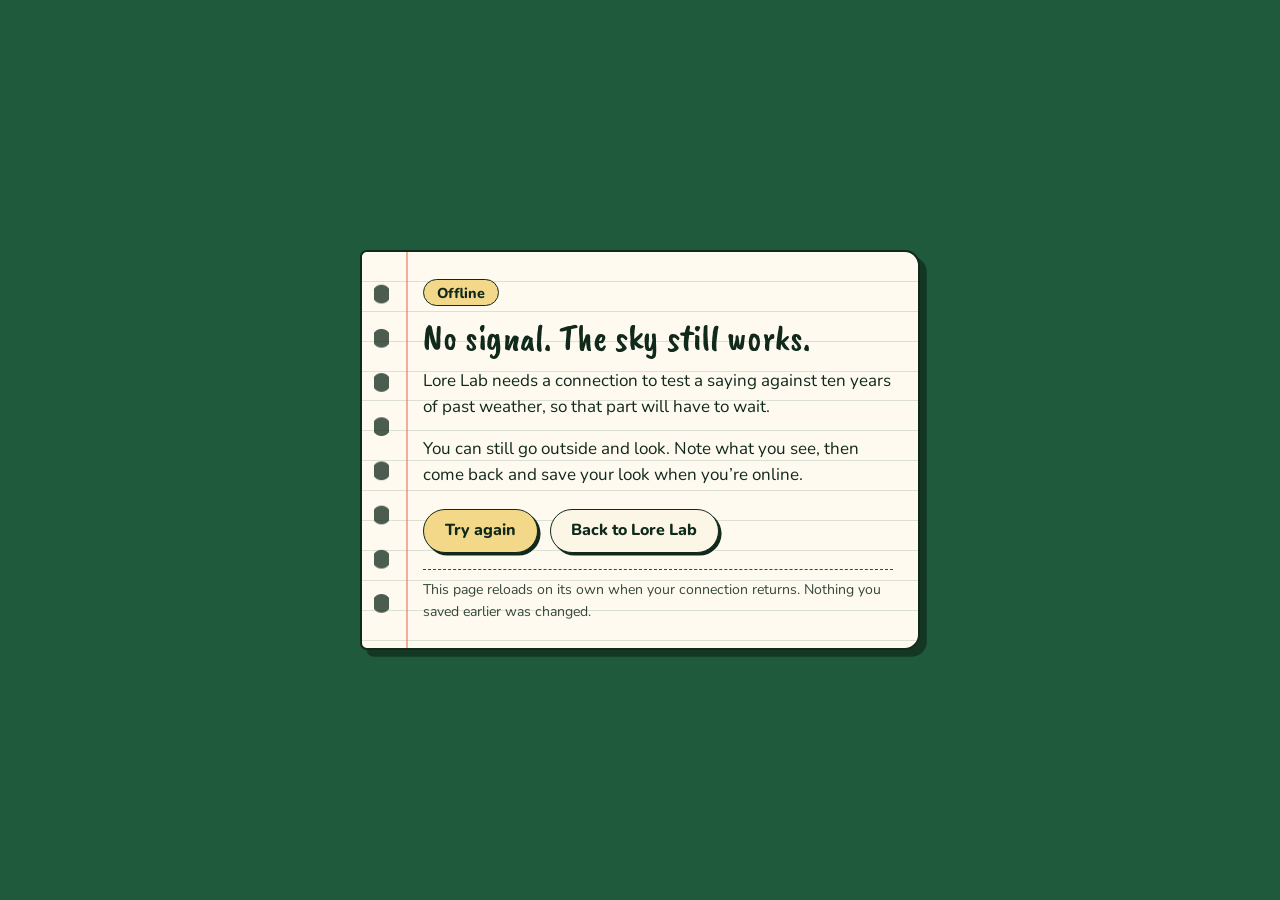
<file: frontend/offline.html>
<!doctype html>
<html lang="en">
<head>
<meta charset="utf-8">
<meta name="viewport" content="width=device-width, initial-scale=1, viewport-fit=cover">
<title>Offline · Lore Lab</title>
<meta name="theme-color" content="#1f5a3d">
<meta name="robots" content="noindex">
<link rel="icon" href="data:image/svg+xml,<svg xmlns='http://www.w3.org/2000/svg' viewBox='0 0 100 100'><text y='.9em' font-size='90'>🌼</text></svg>">
<link href="https://fonts.googleapis.com/css2?family=Caveat+Brush&family=Nunito:wght@600;800&display=swap" rel="stylesheet">
<style>
  :root { --green:#1f5a3d; --ink:#10291b; --cream:#fbf6e6; --paper:#fffaf0; --coral:#f26a4f; --butter:#f4d88a;
          --font-display:"Caveat Brush","Chalkboard SE","Comic Sans MS",cursive; --font-body:"Nunito","Segoe UI",system-ui,sans-serif; }
  * { box-sizing:border-box; }
  html,body { height:100%; }
  body { margin:0; display:grid; place-items:center; padding:20px 14px calc(20px + env(safe-area-inset-bottom,0px));
         background:var(--green); color:var(--ink); font:17px/1.55 var(--font-body); }
  .sheet { position:relative; width:100%; max-width:560px; padding:1.6em 1.5em 1.5em 3.6em;
    background:
      linear-gradient(90deg,transparent 2.6em,rgba(242,106,79,.55) 2.6em calc(2.6em + 2px),transparent calc(2.6em + 2px)),
      repeating-linear-gradient(180deg,transparent 0 1.7em,rgba(31,90,61,.16) 1.7em calc(1.7em + 1px)),var(--paper);
    border:.12em solid var(--ink); border-radius:.4em .9em .9em .4em; box-shadow:.4em .4em 0 rgba(16,41,27,.7); }
  .sheet::before { content:""; position:absolute; left:.7em; top:1.2em; bottom:1.2em; width:.9em;
    background:radial-gradient(circle,var(--ink) 38%,transparent 42%) 0 0/100% 2.6em repeat-y; opacity:.75; }
  h1 { margin:0 0 .25em; font:400 2.3rem/1.1 var(--font-display); }
  p { margin:0 0 .9em; }
  .status { display:inline-block; margin:0 0 .8em; padding:.1em .9em; font-weight:800; font-size:.9rem;
            background:var(--butter); border:.12em solid var(--ink); border-radius:999px; }
  .actions { display:flex; flex-wrap:wrap; gap:.7em; margin-top:1.2em; }
  .btn { display:inline-flex; align-items:center; justify-content:center; min-height:44px; padding:.5em 1.3em;
         font:800 1rem/1.2 var(--font-body); color:var(--ink); text-decoration:none; cursor:pointer;
         background:var(--butter); border:.12em solid var(--ink); border-radius:999px; box-shadow:.16em .16em 0 var(--ink);
         transition:translate .15s ease,box-shadow .15s ease; }
  .btn--ghost { background:var(--cream); }
  .btn:hover,.btn:focus-visible { translate:-.05em -.1em; box-shadow:.22em .26em 0 var(--ink); }
  .btn:focus-visible { outline:3px solid var(--coral); outline-offset:3px; }
  .note { margin:1.2em 0 0; padding-top:.6em; border-top:.1em dashed var(--ink); font-size:.88rem; opacity:.85; }
  @media (max-width:520px) { .sheet { padding-left:3.1em; } .btn { flex:1 1 100%; } }
  @media (prefers-reduced-motion:reduce) { .btn { transition:none; } }
</style>
</head>
<body>
  <main class="sheet">
    <span class="status" id="status" role="status">Offline</span>
    <h1>No signal. The sky still works.</h1>
    <p>Lore Lab needs a connection to test a saying against ten years of past weather, so that part will have to wait.</p>
    <p>You can still go outside and look. Note what you see, then come back and save your look when you&rsquo;re online.</p>
    <div class="actions">
      <button class="btn" type="button" id="retry">Try again</button>
      <a class="btn btn--ghost" href="/?skiploader#engine">Back to Lore Lab</a>
    </div>
    <p class="note">This page reloads on its own when your connection returns. Nothing you saved earlier was changed.</p>
  </main>
<script>
  var status = document.getElementById("status");
  function goBack() { location.replace("/?skiploader#engine"); }
  document.getElementById("retry").addEventListener("click", function () {
    status.textContent = "Checking…";
    fetch("/manifest.webmanifest", { cache: "no-store" })
      .then(function (r) { if (r.ok) goBack(); else throw 0; })
      .catch(function () { status.textContent = "Still offline"; });
  });
  window.addEventListener("online", goBack);
</script>
</body>
</html>
</file>
